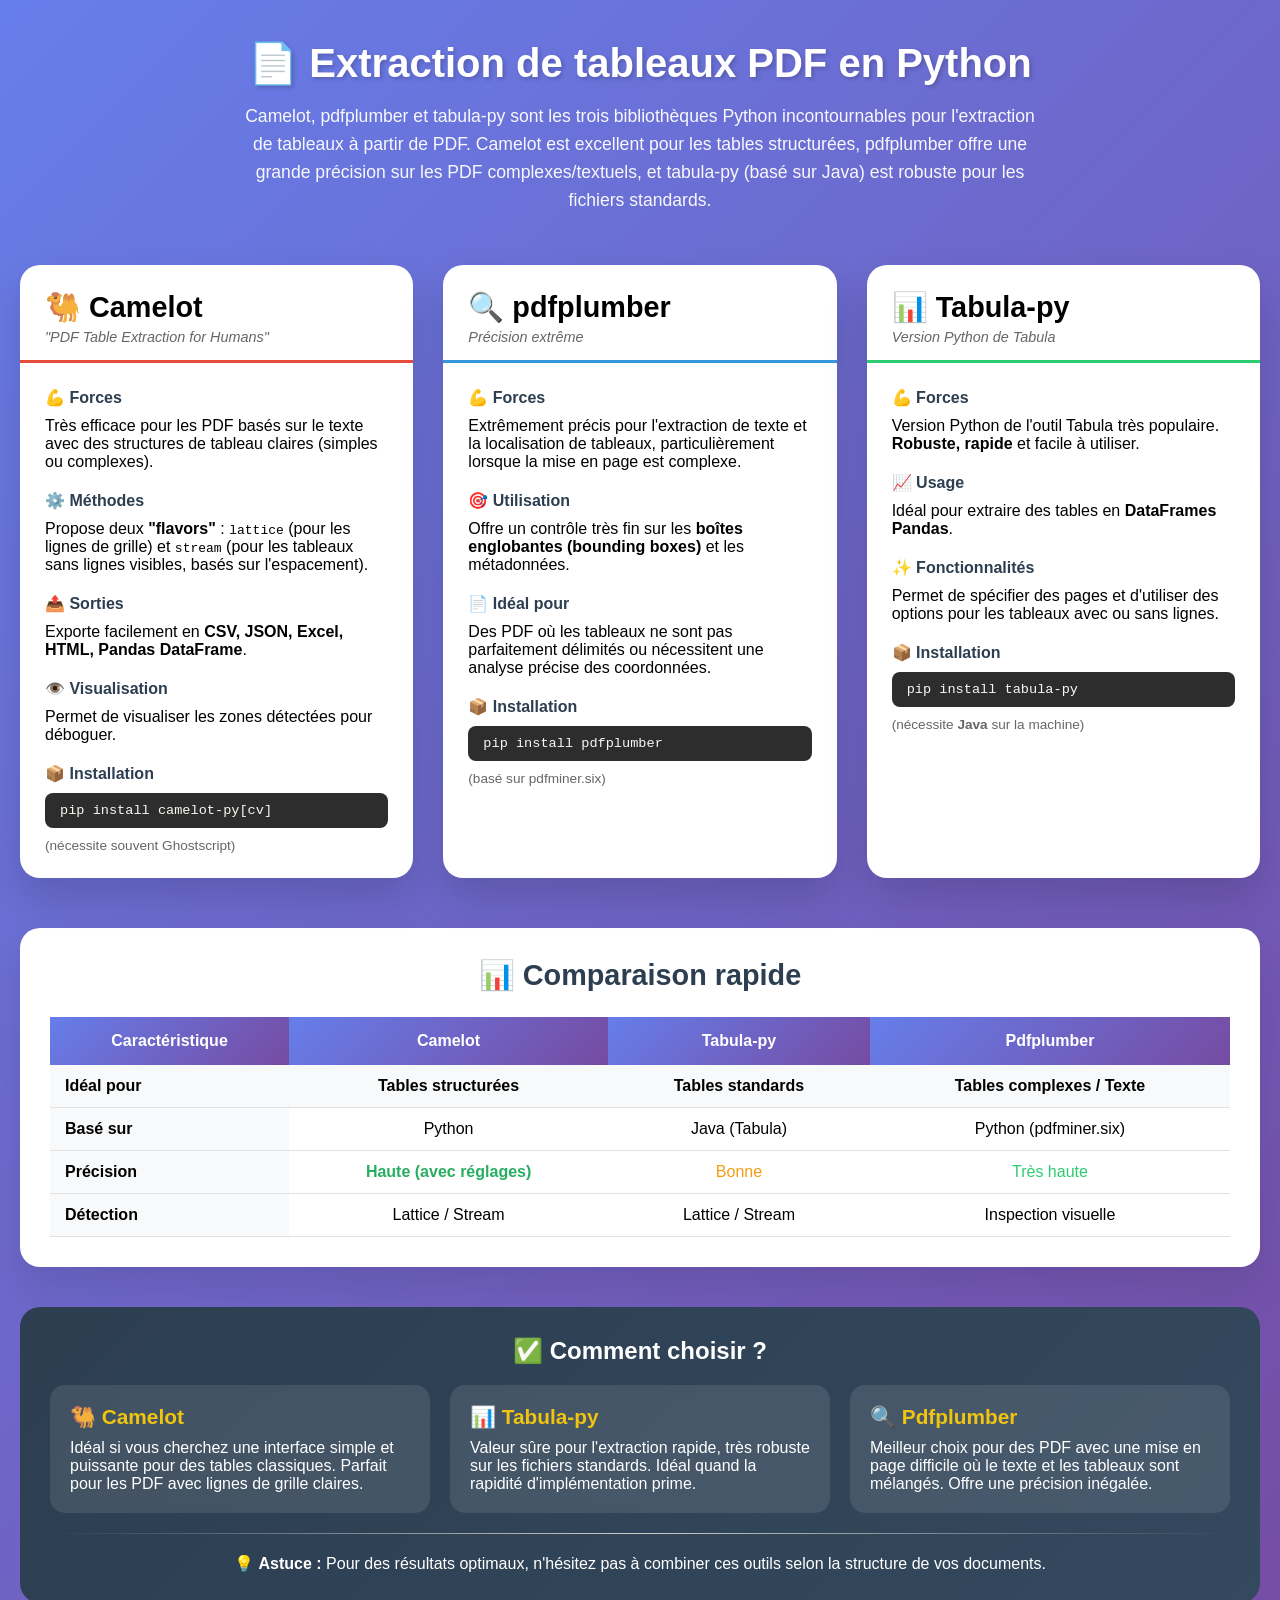
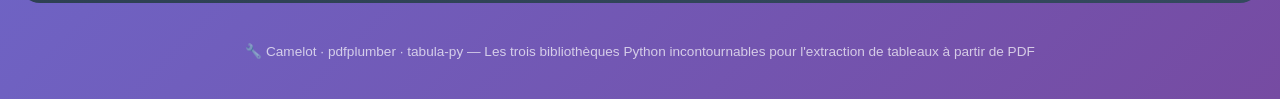
<file: index.html>
<!DOCTYPE html>
<html lang="fr">
<head>
    <meta charset="UTF-8">
    <meta name="viewport" content="width=device-width, initial-scale=1.0">
    <title>Comparaison : Camelot, pdfplumber & tabula-py - Extraction de tableaux PDF</title>
     <link rel="stylesheet" href="style.css">
</head>
<body>
<div class="container">
    <div class="header">
        <h1>📄 Extraction de tableaux PDF en Python</h1>
        <p>Camelot, pdfplumber et tabula-py sont les trois bibliothèques Python incontournables pour l'extraction de tableaux à partir de PDF. Camelot est excellent pour les tables structurées, pdfplumber offre une grande précision sur les PDF complexes/textuels, et tabula-py (basé sur Java) est robuste pour les fichiers standards.</p>
    </div>

    <div class="cards-grid">
        <!-- Camelot Card -->
        <div class="card">
            <div class="card-header camelot">
                <h2>🐫 Camelot</h2>
                <div class="tagline">"PDF Table Extraction for Humans"</div>
            </div>
            <div class="card-content">
                <div class="section-title">💪 Forces</div>
                <p>Très efficace pour les PDF basés sur le texte avec des structures de tableau claires (simples ou complexes).</p>
                
                <div class="section-title">⚙️ Méthodes</div>
                <p>Propose deux <strong>"flavors"</strong> : <code>lattice</code> (pour les lignes de grille) et <code>stream</code> (pour les tableaux sans lignes visibles, basés sur l'espacement).</p>
                
                <div class="section-title">📤 Sorties</div>
                <p>Exporte facilement en <strong>CSV, JSON, Excel, HTML, Pandas DataFrame</strong>.</p>
                
                <div class="section-title">👁️ Visualisation</div>
                <p>Permet de visualiser les zones détectées pour déboguer.</p>
                
                <div class="section-title">📦 Installation</div>
                <div class="install-code">pip install camelot-py[cv]</div>
                <p style="font-size:0.85rem; color:#666;">(nécessite souvent Ghostscript)</p>
            </div>
        </div>

        <!-- pdfplumber Card -->
        <div class="card">
            <div class="card-header pdfplumber">
                <h2>🔍 pdfplumber</h2>
                <div class="tagline">Précision extrême</div>
            </div>
            <div class="card-content">
                <div class="section-title">💪 Forces</div>
                <p>Extrêmement précis pour l'extraction de texte et la localisation de tableaux, particulièrement lorsque la mise en page est complexe.</p>
                
                <div class="section-title">🎯 Utilisation</div>
                <p>Offre un contrôle très fin sur les <strong>boîtes englobantes (bounding boxes)</strong> et les métadonnées.</p>
                
                <div class="section-title">📄 Idéal pour</div>
                <p>Des PDF où les tableaux ne sont pas parfaitement délimités ou nécessitent une analyse précise des coordonnées.</p>
                
                <div class="section-title">📦 Installation</div>
                <div class="install-code">pip install pdfplumber</div>
                <p style="font-size:0.85rem; color:#666;">(basé sur pdfminer.six)</p>
            </div>
        </div>

        <!-- Tabula-py Card -->
        <div class="card">
            <div class="card-header tabula">
                <h2>📊 Tabula-py</h2>
                <div class="tagline">Version Python de Tabula</div>
            </div>
            <div class="card-content">
                <div class="section-title">💪 Forces</div>
                <p>Version Python de l'outil Tabula très populaire. <strong>Robuste, rapide</strong> et facile à utiliser.</p>
                
                <div class="section-title">📈 Usage</div>
                <p>Idéal pour extraire des tables en <strong>DataFrames Pandas</strong>.</p>
                
                <div class="section-title">✨ Fonctionnalités</div>
                <p>Permet de spécifier des pages et d'utiliser des options pour les tableaux avec ou sans lignes.</p>
                
                <div class="section-title">📦 Installation</div>
                <div class="install-code">pip install tabula-py</div>
                <p style="font-size:0.85rem; color:#666;">(nécessite <strong>Java</strong> sur la machine)</p>
            </div>
        </div>
    </div>

    <!-- Tableau comparatif rapide -->
    <div class="comparison-section">
        <h3>📊 Comparaison rapide</h3>
        <div class="comparison-table">
            <table>
                <thead>
                    <tr>
                        <th>Caractéristique</th>
                        <th>Camelot</th>
                        <th>Tabula-py</th>
                        <th>Pdfplumber</th>
                    </tr>
                </thead>
                <tbody>
                    <tr>
                        <td>Idéal pour</td>
                        <td>Tables structurées</td>
                        <td>Tables standards</td>
                        <td>Tables complexes / Texte</td>
                    </tr>
                    <tr>
                        <td>Basé sur</td>
                        <td>Python</td>
                        <td>Java (Tabula)</td>
                        <td>Python (pdfminer.six)</td>
                    </tr>
                    <tr>
                        <td>Précision</td>
                        <td class="check-good">Haute (avec réglages)</td>
                        <td class="check-medium">Bonne</td>
                        <td class="check-high">Très haute</td>
                    </tr>
                    <tr>
                        <td>Détection</td>
                        <td>Lattice / Stream</td>
                        <td>Lattice / Stream</td>
                        <td>Inspection visuelle</td>
                    </tr>
                </tbody>
            </table>
        </div>
    </div>

    <!-- Guide pour choisir -->
    <div class="choice-section">
        <h4>✅ Comment choisir ?</h4>
        <div class="choice-grid">
            <div class="choice-card">
                <strong>🐫 Camelot</strong>
                Idéal si vous cherchez une interface simple et puissante pour des tables classiques. Parfait pour les PDF avec lignes de grille claires.
            </div>
            <div class="choice-card">
                <strong>📊 Tabula-py</strong>
                Valeur sûre pour l'extraction rapide, très robuste sur les fichiers standards. Idéal quand la rapidité d'implémentation prime.
            </div>
            <div class="choice-card">
                <strong>🔍 Pdfplumber</strong>
                Meilleur choix pour des PDF avec une mise en page difficile où le texte et les tableaux sont mélangés. Offre une précision inégalée.
            </div>
        </div>
        <hr>
        <p style="text-align:center; margin-top:15px;">
            💡 <strong>Astuce :</strong> Pour des résultats optimaux, n'hésitez pas à combiner ces outils selon la structure de vos documents.
        </p>
    </div>

    <div class="footer-note">
        <p>🔧 Camelot · pdfplumber · tabula-py — Les trois bibliothèques Python incontournables pour l'extraction de tableaux à partir de PDF</p>
    </div>
</div>
</body>
</html>
</file>
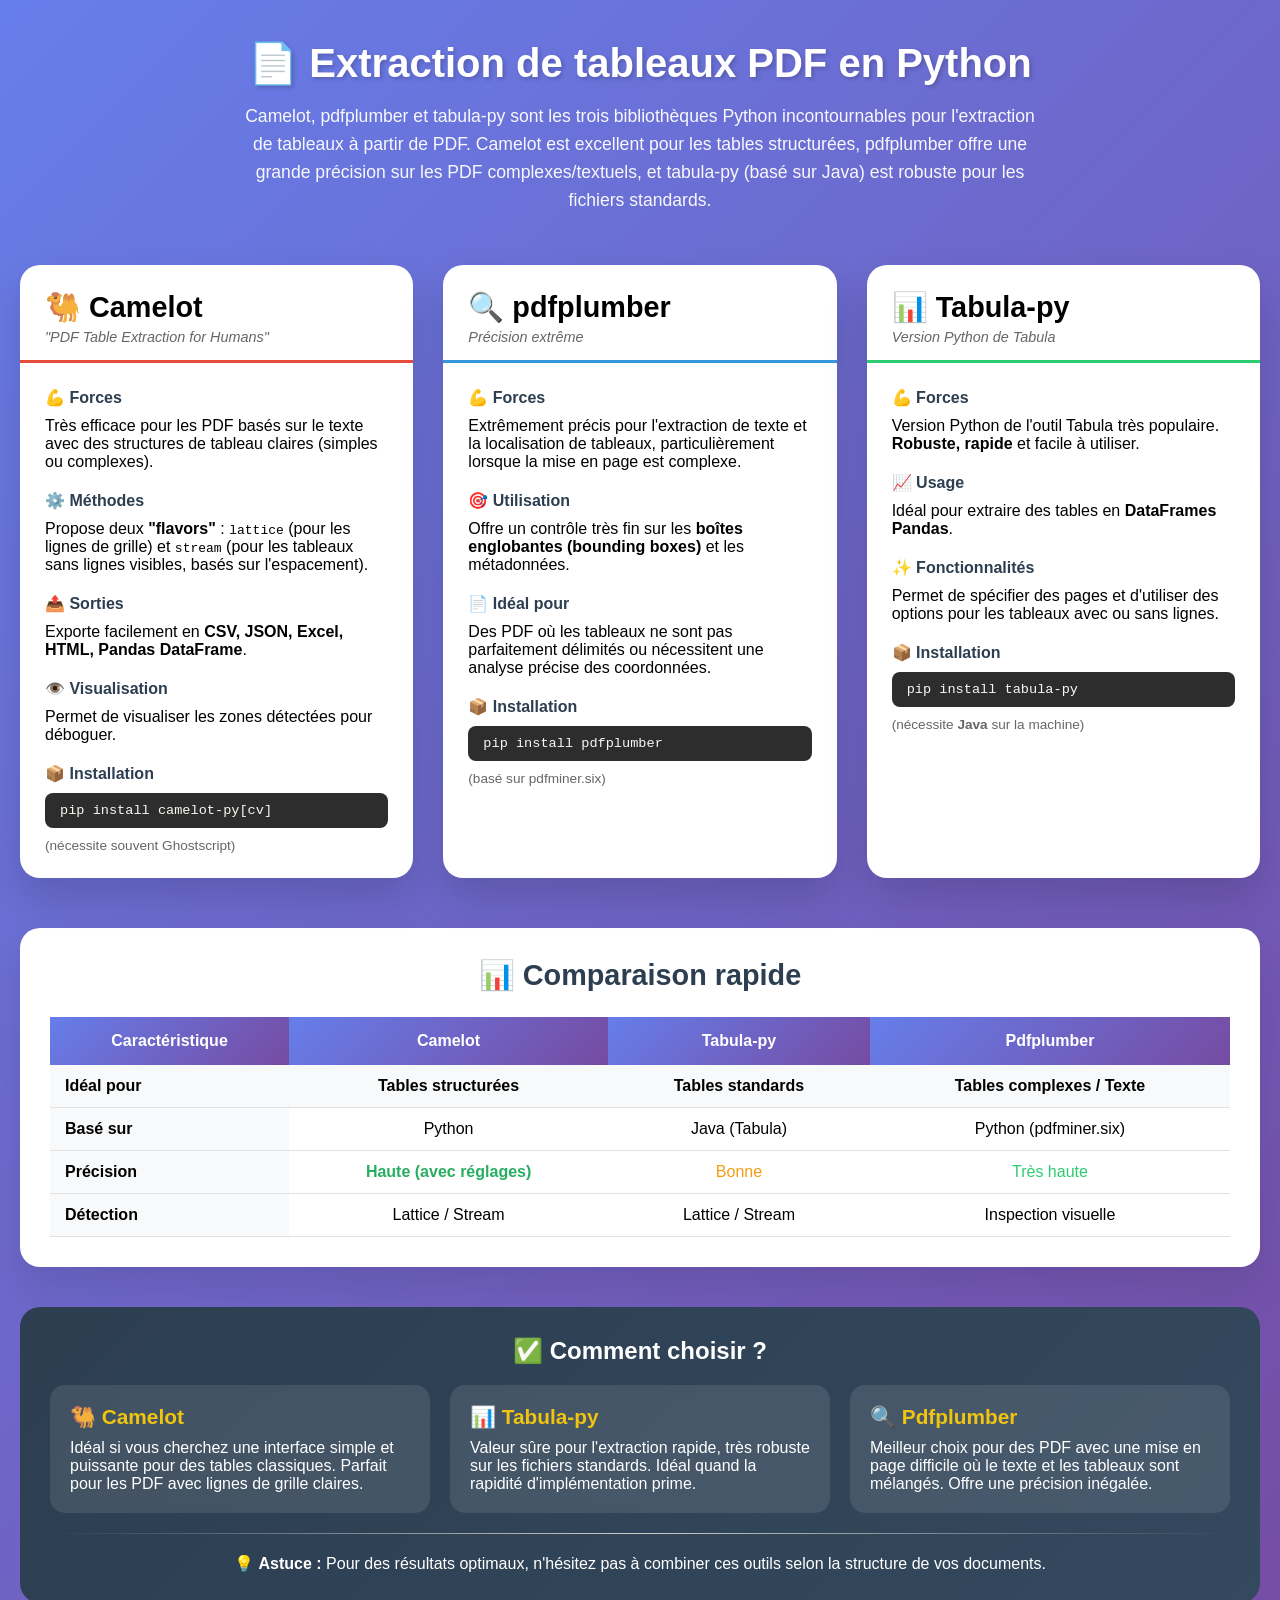
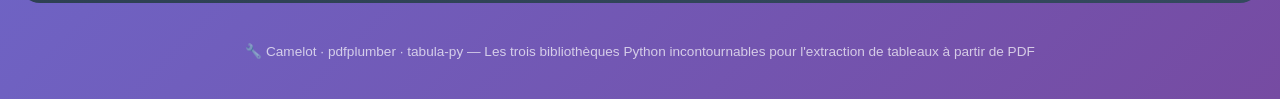
<file: ext.html>
<!DOCTYPE html>
<html lang="fr">
<head>
    <meta charset="UTF-8">
    <meta name="viewport" content="width=device-width, initial-scale=1.0">
    <title>Comparaison : Camelot, pdfplumber & tabula-py - Extraction de tableaux PDF</title>
     <link rel="stylesheet" href="ext.css">
</head>
<body>
<div class="container">
    <div class="header">
        <h1>📄 Extraction de tableaux PDF en Python</h1>
        <p>Camelot, pdfplumber et tabula-py sont les trois bibliothèques Python incontournables pour l'extraction de tableaux à partir de PDF. Camelot est excellent pour les tables structurées, pdfplumber offre une grande précision sur les PDF complexes/textuels, et tabula-py (basé sur Java) est robuste pour les fichiers standards.</p>
    </div>

    <div class="cards-grid">
        <!-- Camelot Card -->
        <div class="card">
            <div class="card-header camelot">
                <h2>🐫 Camelot</h2>
                <div class="tagline">"PDF Table Extraction for Humans"</div>
            </div>
            <div class="card-content">
                <div class="section-title">💪 Forces</div>
                <p>Très efficace pour les PDF basés sur le texte avec des structures de tableau claires (simples ou complexes).</p>
                
                <div class="section-title">⚙️ Méthodes</div>
                <p>Propose deux <strong>"flavors"</strong> : <code>lattice</code> (pour les lignes de grille) et <code>stream</code> (pour les tableaux sans lignes visibles, basés sur l'espacement).</p>
                
                <div class="section-title">📤 Sorties</div>
                <p>Exporte facilement en <strong>CSV, JSON, Excel, HTML, Pandas DataFrame</strong>.</p>
                
                <div class="section-title">👁️ Visualisation</div>
                <p>Permet de visualiser les zones détectées pour déboguer.</p>
                
                <div class="section-title">📦 Installation</div>
                <div class="install-code">pip install camelot-py[cv]</div>
                <p style="font-size:0.85rem; color:#666;">(nécessite souvent Ghostscript)</p>
            </div>
        </div>

        <!-- pdfplumber Card -->
        <div class="card">
            <div class="card-header pdfplumber">
                <h2>🔍 pdfplumber</h2>
                <div class="tagline">Précision extrême</div>
            </div>
            <div class="card-content">
                <div class="section-title">💪 Forces</div>
                <p>Extrêmement précis pour l'extraction de texte et la localisation de tableaux, particulièrement lorsque la mise en page est complexe.</p>
                
                <div class="section-title">🎯 Utilisation</div>
                <p>Offre un contrôle très fin sur les <strong>boîtes englobantes (bounding boxes)</strong> et les métadonnées.</p>
                
                <div class="section-title">📄 Idéal pour</div>
                <p>Des PDF où les tableaux ne sont pas parfaitement délimités ou nécessitent une analyse précise des coordonnées.</p>
                
                <div class="section-title">📦 Installation</div>
                <div class="install-code">pip install pdfplumber</div>
                <p style="font-size:0.85rem; color:#666;">(basé sur pdfminer.six)</p>
            </div>
        </div>

        <!-- Tabula-py Card -->
        <div class="card">
            <div class="card-header tabula">
                <h2>📊 Tabula-py</h2>
                <div class="tagline">Version Python de Tabula</div>
            </div>
            <div class="card-content">
                <div class="section-title">💪 Forces</div>
                <p>Version Python de l'outil Tabula très populaire. <strong>Robuste, rapide</strong> et facile à utiliser.</p>
                
                <div class="section-title">📈 Usage</div>
                <p>Idéal pour extraire des tables en <strong>DataFrames Pandas</strong>.</p>
                
                <div class="section-title">✨ Fonctionnalités</div>
                <p>Permet de spécifier des pages et d'utiliser des options pour les tableaux avec ou sans lignes.</p>
                
                <div class="section-title">📦 Installation</div>
                <div class="install-code">pip install tabula-py</div>
                <p style="font-size:0.85rem; color:#666;">(nécessite <strong>Java</strong> sur la machine)</p>
            </div>
        </div>
    </div>

    <!-- Tableau comparatif rapide -->
    <div class="comparison-section">
        <h3>📊 Comparaison rapide</h3>
        <div class="comparison-table">
            <table>
                <thead>
                    <tr>
                        <th>Caractéristique</th>
                        <th>Camelot</th>
                        <th>Tabula-py</th>
                        <th>Pdfplumber</th>
                    </tr>
                </thead>
                <tbody>
                    <tr>
                        <td>Idéal pour</td>
                        <td>Tables structurées</td>
                        <td>Tables standards</td>
                        <td>Tables complexes / Texte</td>
                    </tr>
                    <tr>
                        <td>Basé sur</td>
                        <td>Python</td>
                        <td>Java (Tabula)</td>
                        <td>Python (pdfminer.six)</td>
                    </tr>
                    <tr>
                        <td>Précision</td>
                        <td class="check-good">Haute (avec réglages)</td>
                        <td class="check-medium">Bonne</td>
                        <td class="check-high">Très haute</td>
                    </tr>
                    <tr>
                        <td>Détection</td>
                        <td>Lattice / Stream</td>
                        <td>Lattice / Stream</td>
                        <td>Inspection visuelle</td>
                    </tr>
                </tbody>
            </table>
        </div>
    </div>

    <!-- Guide pour choisir -->
    <div class="choice-section">
        <h4>✅ Comment choisir ?</h4>
        <div class="choice-grid">
            <div class="choice-card">
                <strong>🐫 Camelot</strong>
                Idéal si vous cherchez une interface simple et puissante pour des tables classiques. Parfait pour les PDF avec lignes de grille claires.
            </div>
            <div class="choice-card">
                <strong>📊 Tabula-py</strong>
                Valeur sûre pour l'extraction rapide, très robuste sur les fichiers standards. Idéal quand la rapidité d'implémentation prime.
            </div>
            <div class="choice-card">
                <strong>🔍 Pdfplumber</strong>
                Meilleur choix pour des PDF avec une mise en page difficile où le texte et les tableaux sont mélangés. Offre une précision inégalée.
            </div>
        </div>
        <hr>
        <p style="text-align:center; margin-top:15px;">
            💡 <strong>Astuce :</strong> Pour des résultats optimaux, n'hésitez pas à combiner ces outils selon la structure de vos documents.
        </p>
    </div>

    <div class="footer-note">
        <p>🔧 Camelot · pdfplumber · tabula-py — Les trois bibliothèques Python incontournables pour l'extraction de tableaux à partir de PDF</p>
    </div>
</div>
</body>
</html>
</file>
<file: style.css>
* {
            margin: 0;
            padding: 0;
            box-sizing: border-box;
        }

        body {
            font-family: 'Segoe UI', Tahoma, Geneva, Verdana, sans-serif;
            background: linear-gradient(135deg, #667eea 0%, #764ba2 100%);
            min-height: 100vh;
            padding: 40px 20px;
        }

        .container {
            max-width: 1300px;
            margin: 0 auto;
        }

        /* Header */
        .header {
            text-align: center;
            color: white;
            margin-bottom: 50px;
        }

        .header h1 {
            font-size: 2.5rem;
            margin-bottom: 15px;
            text-shadow: 2px 2px 4px rgba(0,0,0,0.2);
        }

        .header p {
            font-size: 1.1rem;
            opacity: 0.95;
            max-width: 800px;
            margin: 0 auto;
            line-height: 1.6;
        }

        /* Cards Grid */
        .cards-grid {
            display: grid;
            grid-template-columns: repeat(auto-fit, minmax(350px, 1fr));
            gap: 30px;
            margin-bottom: 50px;
        }

        /* Card Styles */
        .card {
            background: white;
            border-radius: 20px;
            overflow: hidden;
            box-shadow: 0 20px 40px rgba(0,0,0,0.15);
            transition: transform 0.3s ease, box-shadow 0.3s ease;
        }

        .card:hover {
            transform: translateY(-5px);
            box-shadow: 0 30px 50px rgba(0,0,0,0.2);
        }

        .card-header {
            padding: 25px 25px 15px 25px;
            border-bottom: 3px solid;
        }

        .card-header.camelot {
            border-bottom-color: #e74c3c;
        }
        .card-header.pdfplumber {
            border-bottom-color: #3498db;
        }
        .card-header.tabula {
            border-bottom-color: #2ecc71;
        }

        .card-header h2 {
            font-size: 1.8rem;
            margin-bottom: 5px;
        }

        .card-header .tagline {
            color: #666;
            font-style: italic;
            font-size: 0.9rem;
        }

        .card-content {
            padding: 25px;
        }

        .section-title {
            font-weight: 600;
            font-size: 1rem;
            margin: 20px 0 10px 0;
            color: #2c3e50;
            display: flex;
            align-items: center;
            gap: 8px;
        }

        .section-title:first-of-type {
            margin-top: 0;
        }

        .section-title i {
            font-size: 1.2rem;
        }

        .badge {
            display: inline-block;
            background: #ecf0f1;
            padding: 4px 12px;
            border-radius: 20px;
            font-size: 0.85rem;
            margin: 8px 5px 0 0;
            font-family: monospace;
        }

        .install-code {
            background: #2d2d2d;
            color: #f8f8f2;
            padding: 10px 15px;
            border-radius: 8px;
            font-family: 'Courier New', monospace;
            font-size: 0.85rem;
            margin: 10px 0;
            overflow-x: auto;
        }

        .feature-list {
            list-style: none;
            padding: 0;
        }

        .feature-list li {
            padding: 8px 0;
            padding-left: 25px;
            position: relative;
        }

        .feature-list li:before {
            content: "✓";
            position: absolute;
            left: 0;
            color: #27ae60;
            font-weight: bold;
        }

        /* Tableau comparatif */
        .comparison-section {
            background: white;
            border-radius: 20px;
            padding: 30px;
            box-shadow: 0 20px 40px rgba(0,0,0,0.1);
            margin-top: 20px;
        }

        .comparison-section h3 {
            font-size: 1.8rem;
            margin-bottom: 25px;
            color: #2c3e50;
            text-align: center;
        }

        .comparison-table {
            width: 100%;
            border-collapse: collapse;
            overflow-x: auto;
            display: block;
        }

        .comparison-table table {
            width: 100%;
            border-collapse: collapse;
        }

        .comparison-table th {
            background: linear-gradient(135deg, #667eea 0%, #764ba2 100%);
            color: white;
            padding: 15px;
            font-weight: 600;
            text-align: center;
            font-size: 1rem;
        }

        .comparison-table td {
            padding: 12px 15px;
            text-align: center;
            border-bottom: 1px solid #e0e0e0;
            vertical-align: top;
        }

        .comparison-table tr:first-child td {
            font-weight: 600;
            background: #f8f9fa;
        }

        .comparison-table tr:hover td {
            background: #f5f5f5;
        }

        .comparison-table td:first-child {
            font-weight: 600;
            background: #f8f9fa;
            text-align: left;
        }

        .check-good {
            color: #27ae60;
            font-weight: bold;
        }

        .check-medium {
            color: #f39c12;
        }

        .check-high {
            color: #2ecc71;
        }

        /* Footer / choix */
        .choice-section {
            background: linear-gradient(135deg, #2c3e50 0%, #34495e 100%);
            border-radius: 20px;
            padding: 30px;
            margin-top: 40px;
            color: white;
        }

        .choice-section h4 {
            font-size: 1.5rem;
            margin-bottom: 20px;
            text-align: center;
        }

        .choice-grid {
            display: grid;
            grid-template-columns: repeat(auto-fit, minmax(250px, 1fr));
            gap: 20px;
            margin-top: 20px;
        }

        .choice-card {
            background: rgba(255,255,255,0.1);
            border-radius: 15px;
            padding: 20px;
            backdrop-filter: blur(5px);
            transition: transform 0.2s;
        }

        .choice-card:hover {
            transform: scale(1.02);
            background: rgba(255,255,255,0.15);
        }

        .choice-card strong {
            font-size: 1.3rem;
            display: block;
            margin-bottom: 10px;
            color: #f1c40f;
        }

        /* Responsive */
        @media (max-width: 768px) {
            .header h1 {
                font-size: 1.8rem;
            }
            .cards-grid {
                grid-template-columns: 1fr;
            }
            .comparison-table {
                font-size: 0.85rem;
            }
            .comparison-table th, .comparison-table td {
                padding: 8px;
            }
        }

        hr {
            margin: 20px 0;
            border: none;
            height: 1px;
            background: linear-gradient(to right, transparent, #ccc, transparent);
        }

        .footer-note {
            text-align: center;
            margin-top: 40px;
            color: rgba(255,255,255,0.7);
            font-size: 0.85rem;
        }
</file>
<file: ext.css>
* {
            margin: 0;
            padding: 0;
            box-sizing: border-box;
        }

        body {
            font-family: 'Segoe UI', Tahoma, Geneva, Verdana, sans-serif;
            background: linear-gradient(135deg, #667eea 0%, #764ba2 100%);
            min-height: 100vh;
            padding: 40px 20px;
        }

        .container {
            max-width: 1300px;
            margin: 0 auto;
        }

        /* Header */
        .header {
            text-align: center;
            color: white;
            margin-bottom: 50px;
        }

        .header h1 {
            font-size: 2.5rem;
            margin-bottom: 15px;
            text-shadow: 2px 2px 4px rgba(0,0,0,0.2);
        }

        .header p {
            font-size: 1.1rem;
            opacity: 0.95;
            max-width: 800px;
            margin: 0 auto;
            line-height: 1.6;
        }

        /* Cards Grid */
        .cards-grid {
            display: grid;
            grid-template-columns: repeat(auto-fit, minmax(350px, 1fr));
            gap: 30px;
            margin-bottom: 50px;
        }

        /* Card Styles */
        .card {
            background: white;
            border-radius: 20px;
            overflow: hidden;
            box-shadow: 0 20px 40px rgba(0,0,0,0.15);
            transition: transform 0.3s ease, box-shadow 0.3s ease;
        }

        .card:hover {
            transform: translateY(-5px);
            box-shadow: 0 30px 50px rgba(0,0,0,0.2);
        }

        .card-header {
            padding: 25px 25px 15px 25px;
            border-bottom: 3px solid;
        }

        .card-header.camelot {
            border-bottom-color: #e74c3c;
        }
        .card-header.pdfplumber {
            border-bottom-color: #3498db;
        }
        .card-header.tabula {
            border-bottom-color: #2ecc71;
        }

        .card-header h2 {
            font-size: 1.8rem;
            margin-bottom: 5px;
        }

        .card-header .tagline {
            color: #666;
            font-style: italic;
            font-size: 0.9rem;
        }

        .card-content {
            padding: 25px;
        }

        .section-title {
            font-weight: 600;
            font-size: 1rem;
            margin: 20px 0 10px 0;
            color: #2c3e50;
            display: flex;
            align-items: center;
            gap: 8px;
        }

        .section-title:first-of-type {
            margin-top: 0;
        }

        .section-title i {
            font-size: 1.2rem;
        }

        .badge {
            display: inline-block;
            background: #ecf0f1;
            padding: 4px 12px;
            border-radius: 20px;
            font-size: 0.85rem;
            margin: 8px 5px 0 0;
            font-family: monospace;
        }

        .install-code {
            background: #2d2d2d;
            color: #f8f8f2;
            padding: 10px 15px;
            border-radius: 8px;
            font-family: 'Courier New', monospace;
            font-size: 0.85rem;
            margin: 10px 0;
            overflow-x: auto;
        }

        .feature-list {
            list-style: none;
            padding: 0;
        }

        .feature-list li {
            padding: 8px 0;
            padding-left: 25px;
            position: relative;
        }

        .feature-list li:before {
            content: "✓";
            position: absolute;
            left: 0;
            color: #27ae60;
            font-weight: bold;
        }

        /* Tableau comparatif */
        .comparison-section {
            background: white;
            border-radius: 20px;
            padding: 30px;
            box-shadow: 0 20px 40px rgba(0,0,0,0.1);
            margin-top: 20px;
        }

        .comparison-section h3 {
            font-size: 1.8rem;
            margin-bottom: 25px;
            color: #2c3e50;
            text-align: center;
        }

        .comparison-table {
            width: 100%;
            border-collapse: collapse;
            overflow-x: auto;
            display: block;
        }

        .comparison-table table {
            width: 100%;
            border-collapse: collapse;
        }

        .comparison-table th {
            background: linear-gradient(135deg, #667eea 0%, #764ba2 100%);
            color: white;
            padding: 15px;
            font-weight: 600;
            text-align: center;
            font-size: 1rem;
        }

        .comparison-table td {
            padding: 12px 15px;
            text-align: center;
            border-bottom: 1px solid #e0e0e0;
            vertical-align: top;
        }

        .comparison-table tr:first-child td {
            font-weight: 600;
            background: #f8f9fa;
        }

        .comparison-table tr:hover td {
            background: #f5f5f5;
        }

        .comparison-table td:first-child {
            font-weight: 600;
            background: #f8f9fa;
            text-align: left;
        }

        .check-good {
            color: #27ae60;
            font-weight: bold;
        }

        .check-medium {
            color: #f39c12;
        }

        .check-high {
            color: #2ecc71;
        }

        /* Footer / choix */
        .choice-section {
            background: linear-gradient(135deg, #2c3e50 0%, #34495e 100%);
            border-radius: 20px;
            padding: 30px;
            margin-top: 40px;
            color: white;
        }

        .choice-section h4 {
            font-size: 1.5rem;
            margin-bottom: 20px;
            text-align: center;
        }

        .choice-grid {
            display: grid;
            grid-template-columns: repeat(auto-fit, minmax(250px, 1fr));
            gap: 20px;
            margin-top: 20px;
        }

        .choice-card {
            background: rgba(255,255,255,0.1);
            border-radius: 15px;
            padding: 20px;
            backdrop-filter: blur(5px);
            transition: transform 0.2s;
        }

        .choice-card:hover {
            transform: scale(1.02);
            background: rgba(255,255,255,0.15);
        }

        .choice-card strong {
            font-size: 1.3rem;
            display: block;
            margin-bottom: 10px;
            color: #f1c40f;
        }

        /* Responsive */
        @media (max-width: 768px) {
            .header h1 {
                font-size: 1.8rem;
            }
            .cards-grid {
                grid-template-columns: 1fr;
            }
            .comparison-table {
                font-size: 0.85rem;
            }
            .comparison-table th, .comparison-table td {
                padding: 8px;
            }
        }

        hr {
            margin: 20px 0;
            border: none;
            height: 1px;
            background: linear-gradient(to right, transparent, #ccc, transparent);
        }

        .footer-note {
            text-align: center;
            margin-top: 40px;
            color: rgba(255,255,255,0.7);
            font-size: 0.85rem;
        }
</file>
